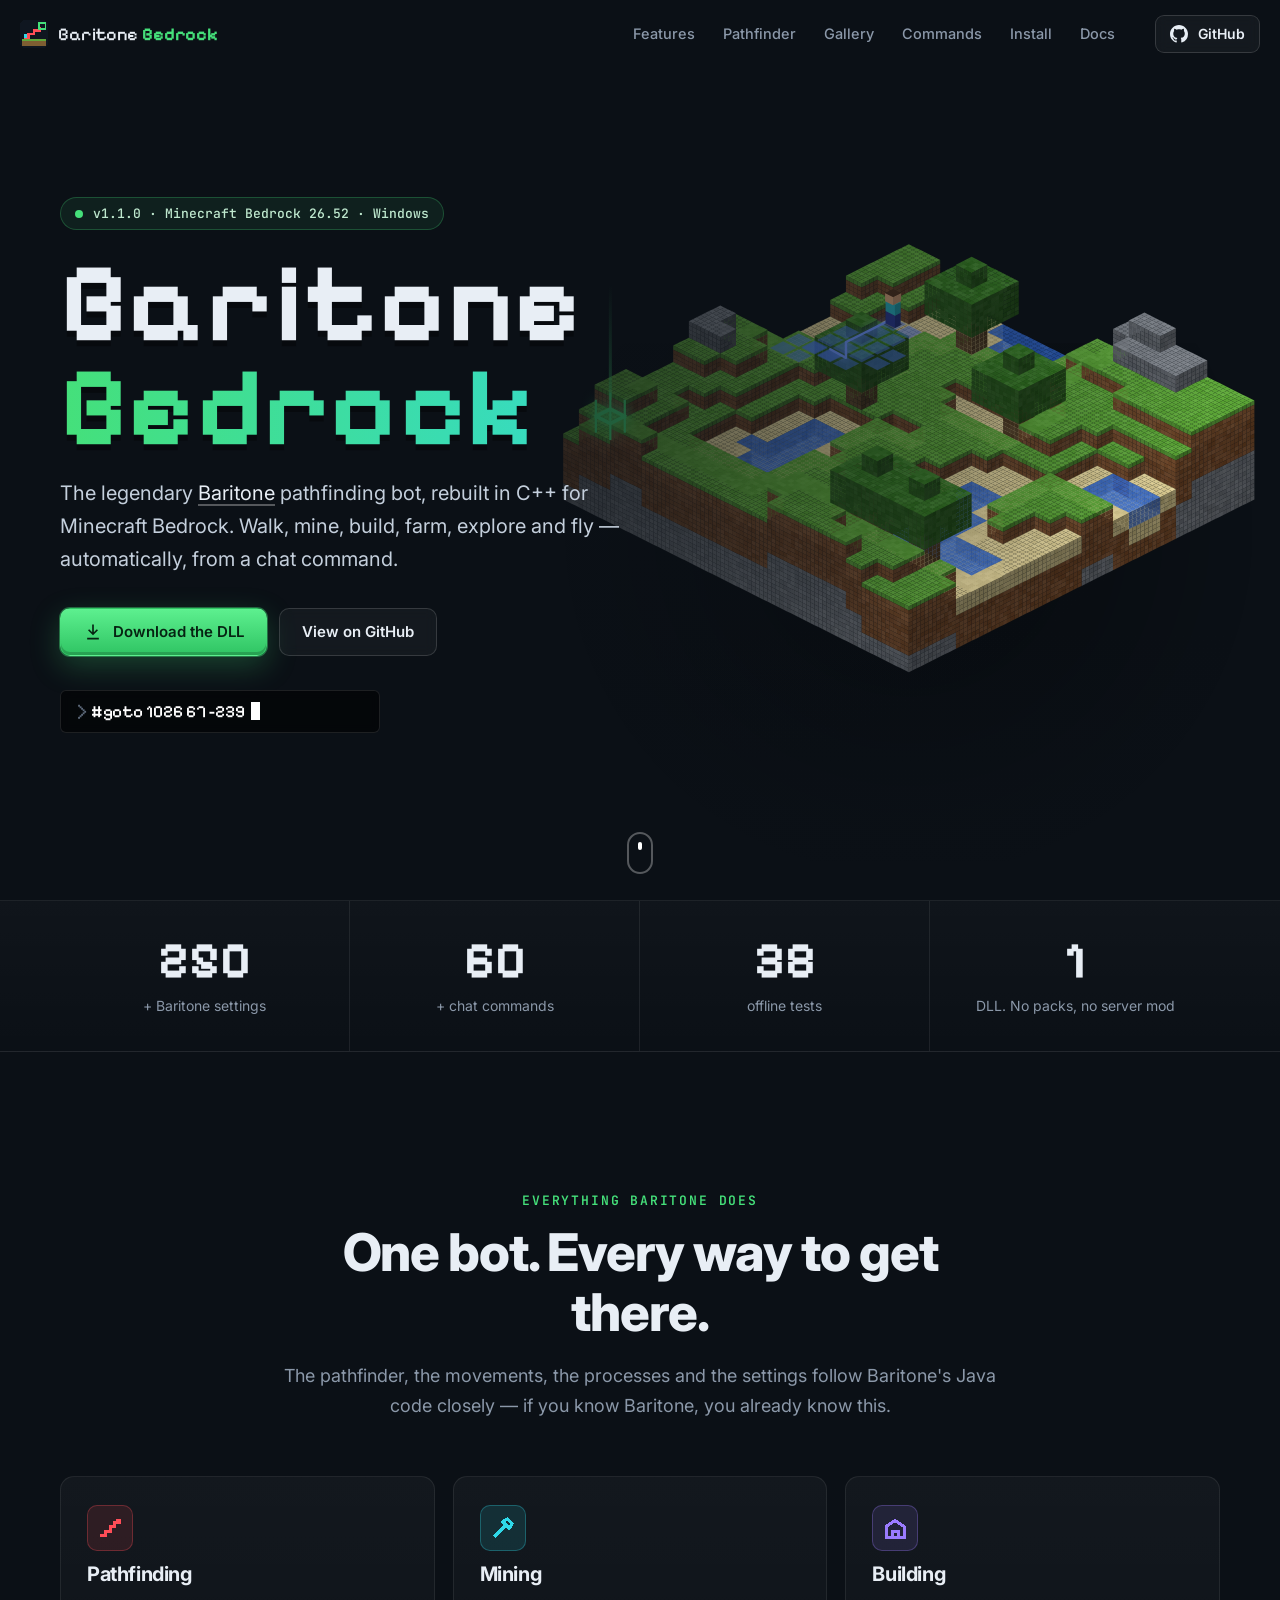
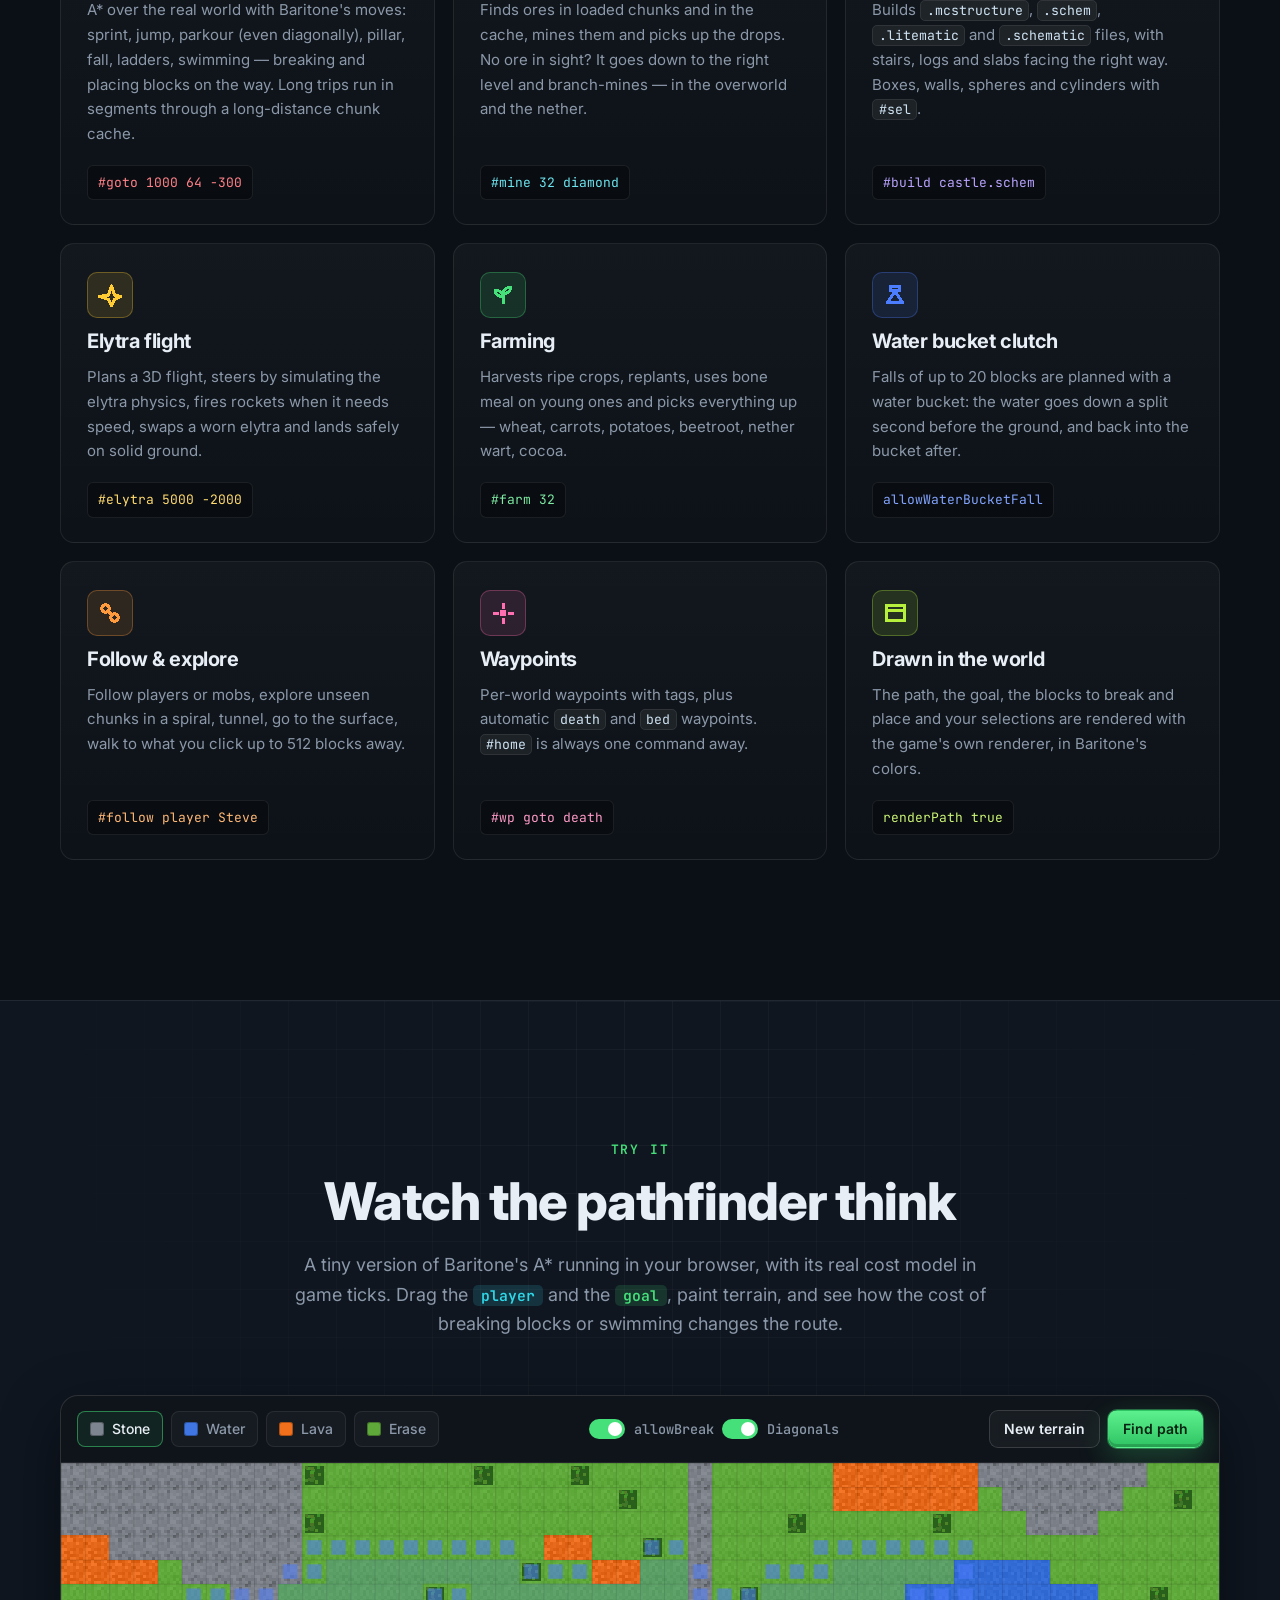
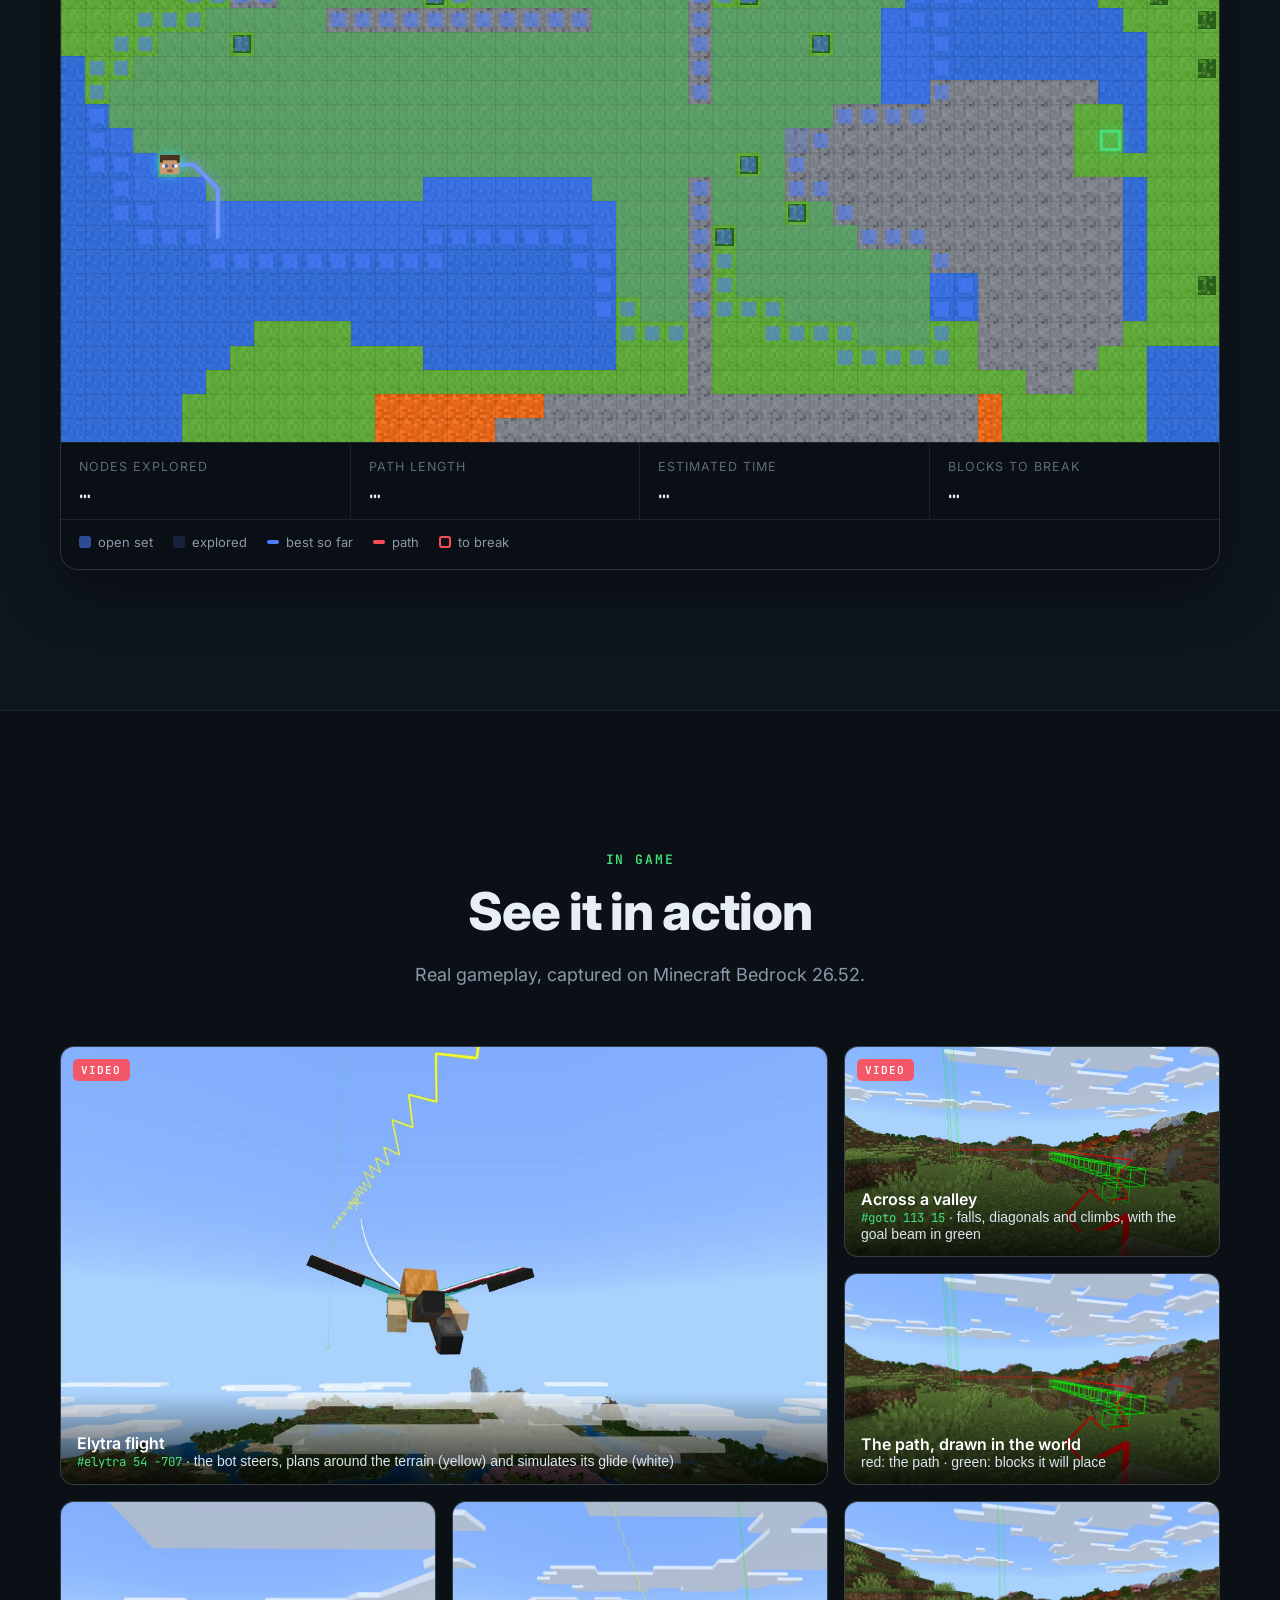
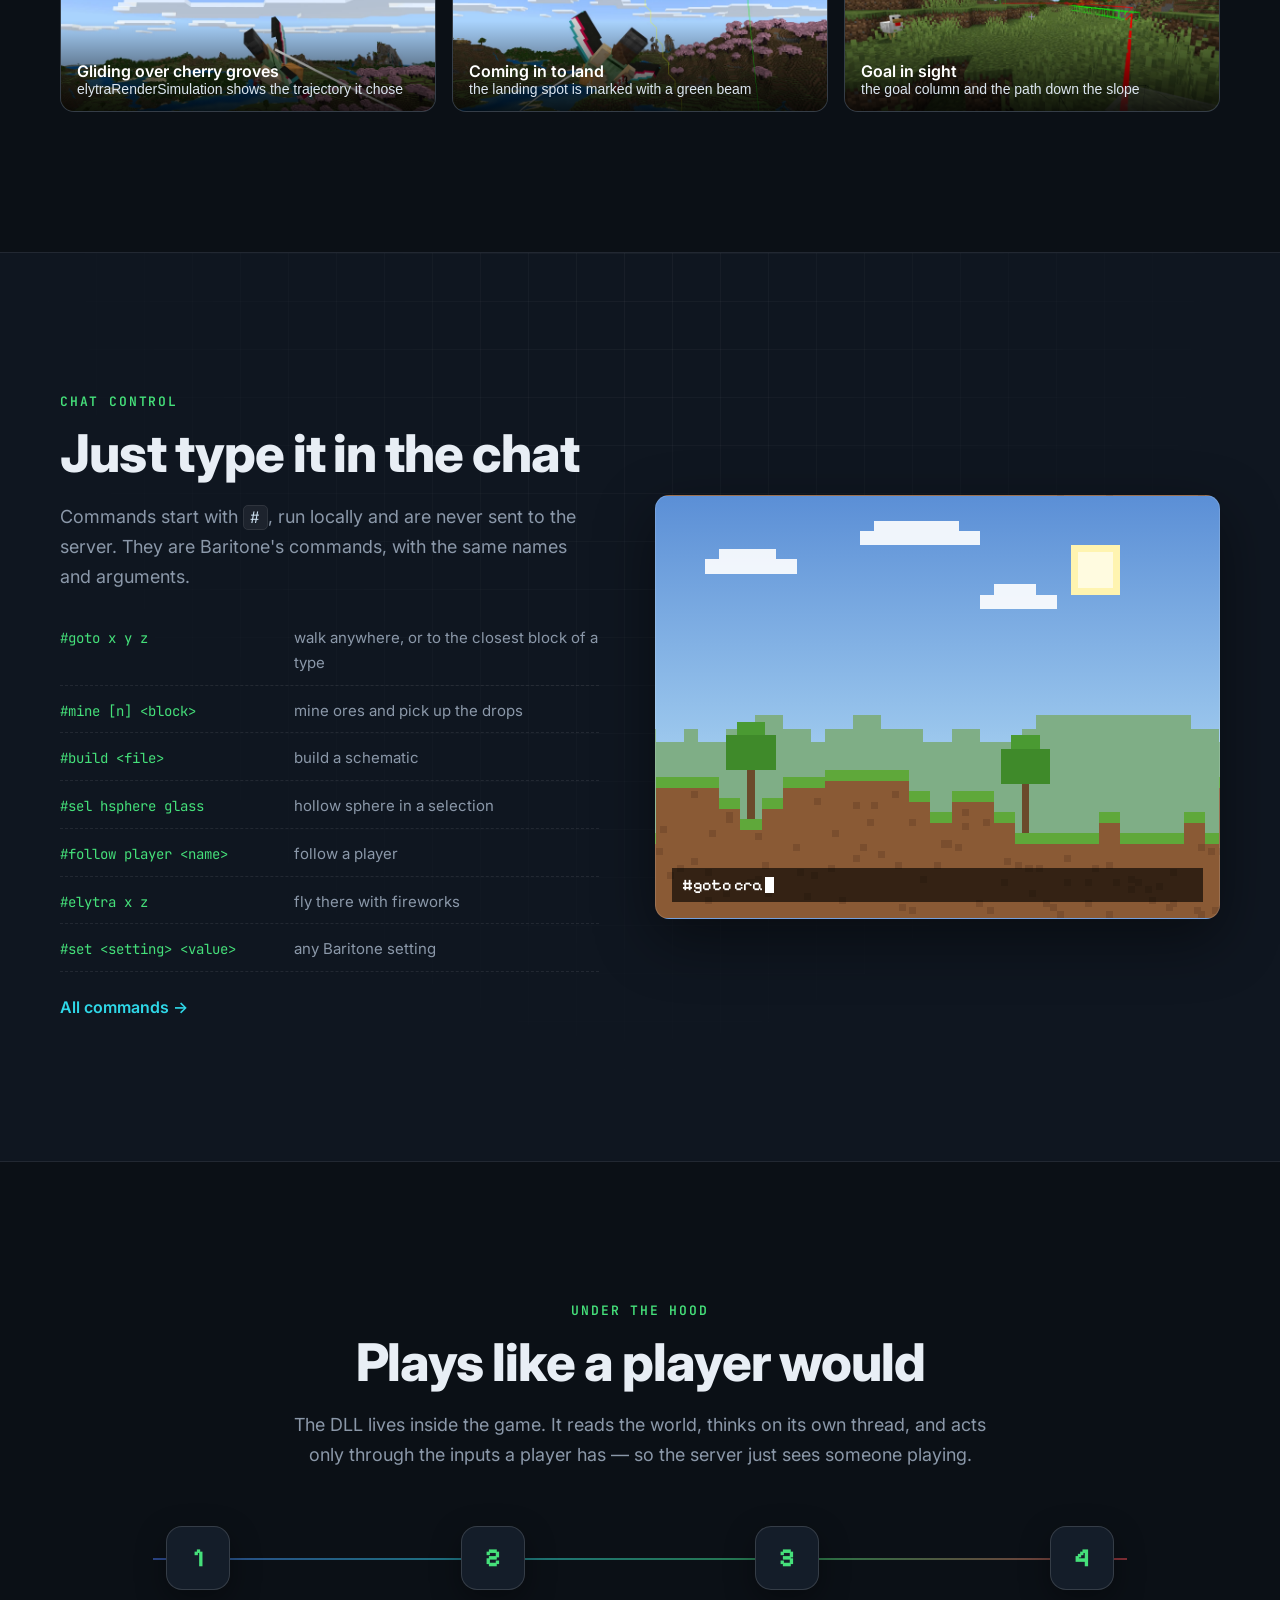
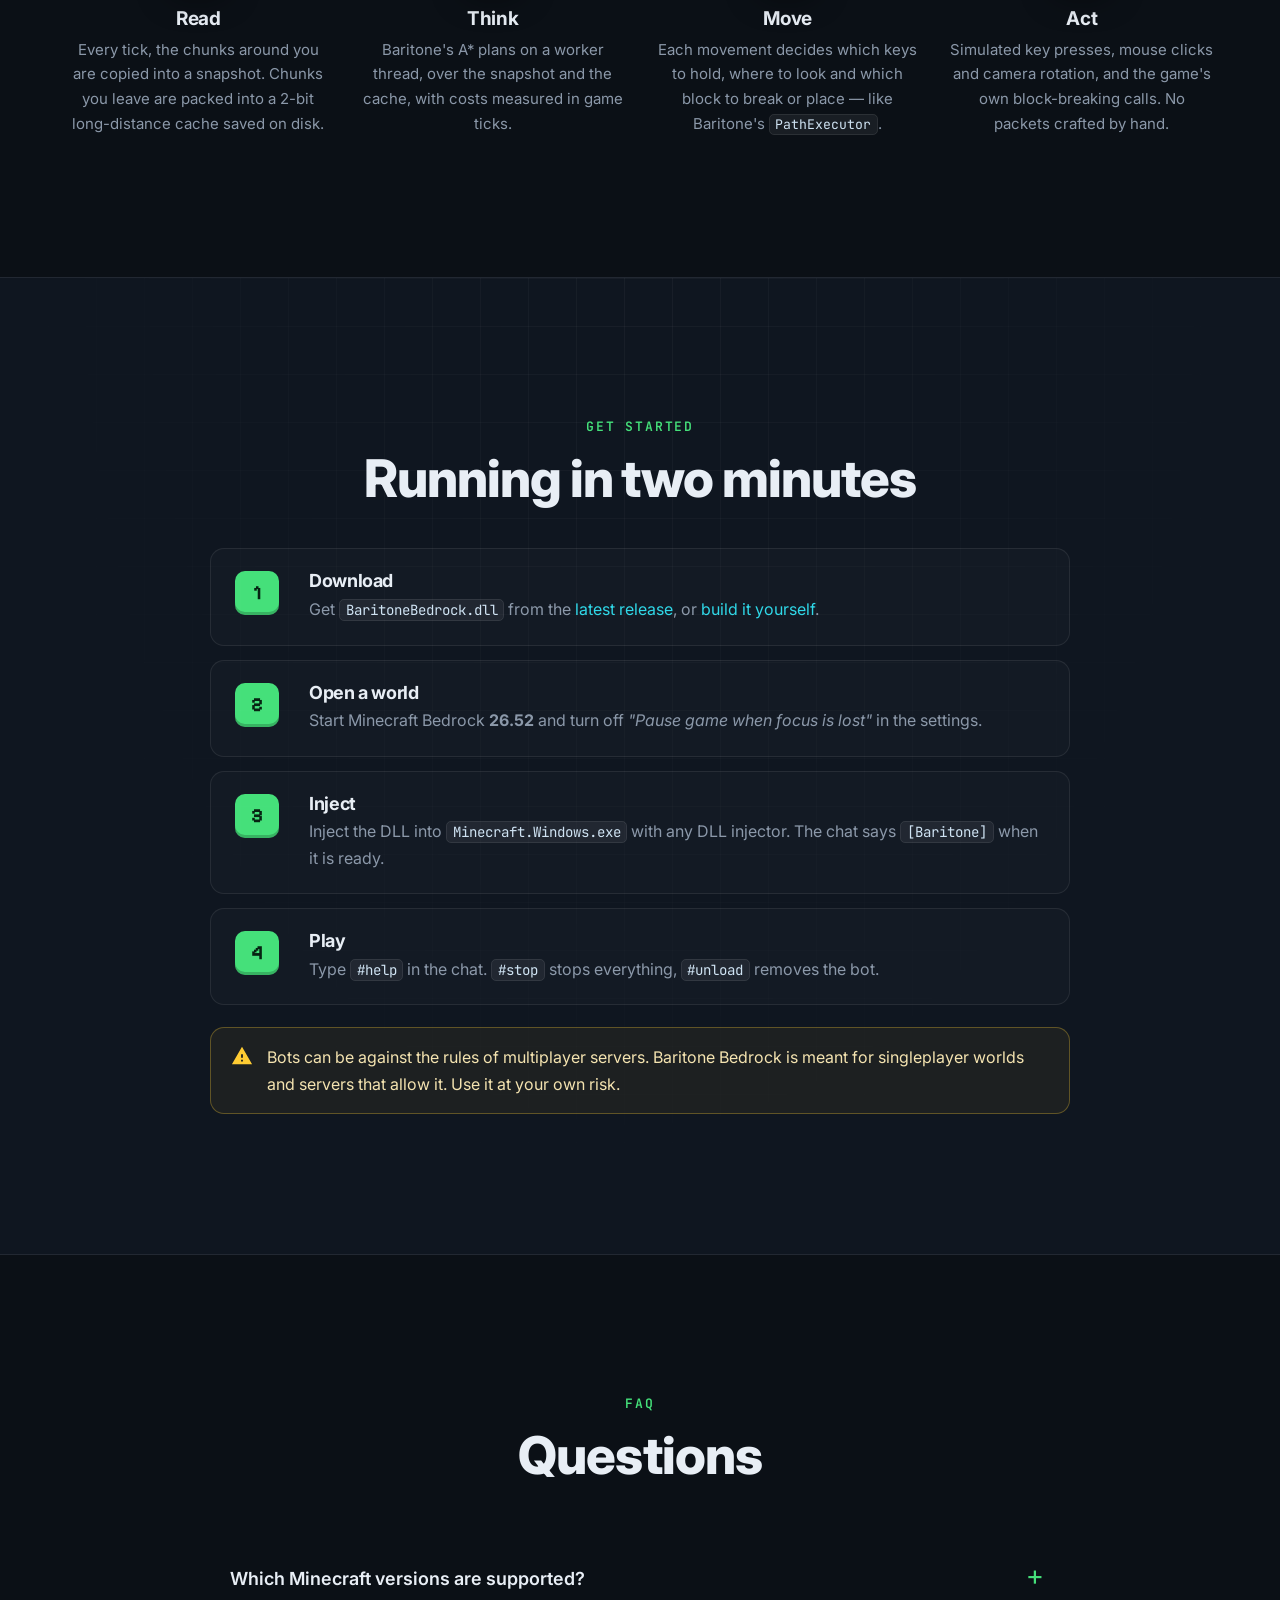
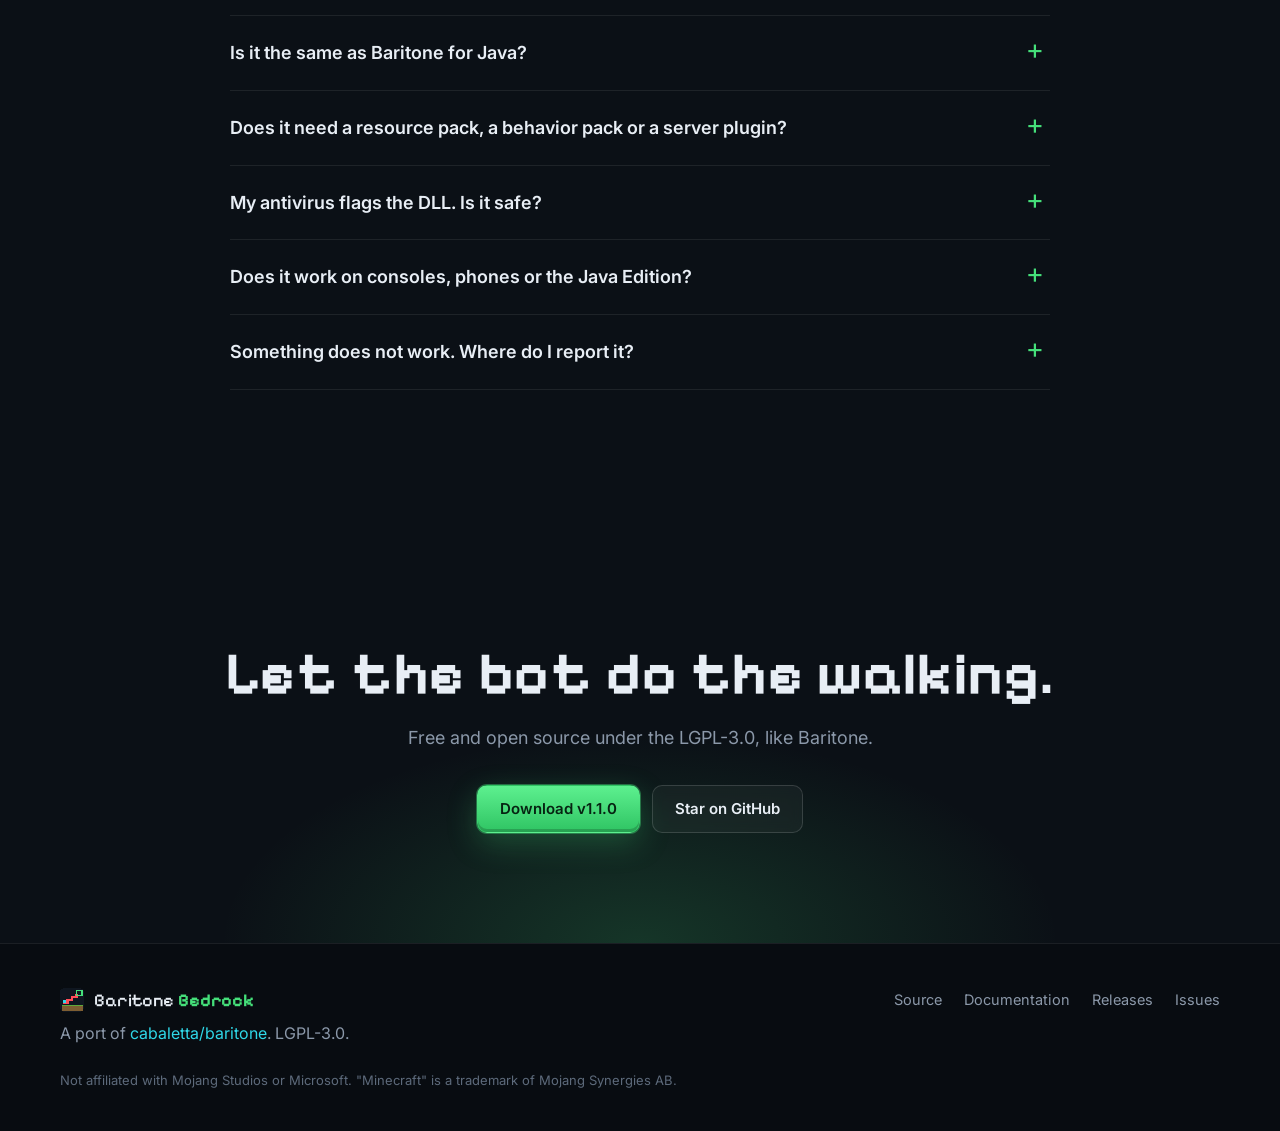
<file: index.html>
<!doctype html>
<html lang="en">
<head>
  <meta charset="utf-8">
  <meta name="viewport" content="width=device-width, initial-scale=1">
  <title>Baritone Bedrock — the Baritone pathfinding bot for Minecraft Bedrock</title>
  <meta name="description" content="Baritone Bedrock is the Baritone pathfinding bot ported to Minecraft Bedrock Edition for Windows. Walk, mine, build, farm, explore and fly with an elytra, automatically, from chat commands.">
  <meta name="theme-color" content="#0b1016">
  <link rel="icon" href="assets/img/favicon.svg" type="image/svg+xml">

  <meta property="og:type" content="website">
  <meta property="og:title" content="Baritone Bedrock">
  <meta property="og:description" content="The Baritone pathfinding bot, ported to Minecraft Bedrock for Windows. One DLL, every Baritone command.">
  <meta property="og:image" content="https://miked06.github.io/bartione-bedrock-website/assets/img/og.png">
  <meta name="twitter:card" content="summary_large_image">

  <link rel="preconnect" href="https://fonts.googleapis.com">
  <link rel="preconnect" href="https://fonts.gstatic.com" crossorigin>
  <link href="https://fonts.googleapis.com/css2?family=Inter:wght@400;500;600;700;800&family=JetBrains+Mono:wght@400;600&family=Pixelify+Sans:wght@500;700&display=swap" rel="stylesheet">
  <link rel="stylesheet" href="assets/css/style.css">
</head>
<body>
  <a class="skip" href="#main">Skip to content</a>

  <header class="nav" id="nav">
    <div class="nav__inner">
      <a class="brand" href="#top" aria-label="Baritone Bedrock home">
        <img src="assets/img/favicon.svg" alt="" width="28" height="28">
        <span>Baritone <b>Bedrock</b></span>
      </a>
      <nav class="nav__links" aria-label="Main">
        <a href="#features">Features</a>
        <a href="#demo">Pathfinder</a>
        <a href="#gallery">Gallery</a>
        <a href="#commands">Commands</a>
        <a href="#install">Install</a>
        <a href="https://github.com/miked06/baritone-bedrock/tree/main/docs">Docs</a>
      </nav>
      <a class="btn btn--ghost btn--sm nav__gh" href="https://github.com/miked06/baritone-bedrock">
        <svg viewBox="0 0 16 16" width="18" height="18" aria-hidden="true"><path fill="currentColor" d="M8 0C3.58 0 0 3.58 0 8c0 3.54 2.29 6.53 5.47 7.59.4.07.55-.17.55-.38 0-.19-.01-.82-.01-1.49-2.01.37-2.53-.49-2.69-.94-.09-.23-.48-.94-.82-1.13-.28-.15-.68-.52-.01-.53.63-.01 1.08.58 1.23.82.72 1.21 1.87.87 2.33.66.07-.52.28-.87.51-1.07-1.78-.2-3.64-.89-3.64-3.95 0-.87.31-1.59.82-2.15-.08-.2-.36-1.02.08-2.12 0 0 .67-.21 2.2.82.64-.18 1.32-.27 2-.27.68 0 1.36.09 2 .27 1.53-1.04 2.2-.82 2.2-.82.44 1.1.16 1.92.08 2.12.51.56.82 1.27.82 2.15 0 3.07-1.87 3.75-3.65 3.95.29.25.54.73.54 1.48 0 1.07-.01 1.93-.01 2.2 0 .21.15.46.55.38A8.013 8.013 0 0016 8c0-4.42-3.58-8-8-8z"/></svg>
        <span>GitHub</span>
      </a>
      <button class="nav__toggle" aria-label="Open menu" aria-expanded="false"><span></span><span></span></button>
    </div>
  </header>

  <main id="main">
    <!-- ============================== HERO ============================== -->
    <section class="hero" id="top">
      <canvas class="hero__canvas" id="hero-canvas" aria-hidden="true"></canvas>
      <div class="hero__fade"></div>
      <div class="hero__content">
        <p class="eyebrow reveal"><span class="dot"></span> v1.1.0 · Minecraft Bedrock 26.52 · Windows</p>
        <h1 class="hero__title reveal">
          <span class="pixel">Baritone</span>
          <span class="pixel hero__title-accent">Bedrock</span>
        </h1>
        <p class="hero__lead reveal">
          The legendary <a href="https://github.com/cabaletta/baritone">Baritone</a> pathfinding bot, rebuilt in C++ for Minecraft Bedrock.
          Walk, mine, build, farm, explore and fly — automatically, from a chat command.
        </p>
        <div class="hero__cta reveal">
          <a class="btn btn--primary" href="https://github.com/miked06/baritone-bedrock/releases/latest/download/BaritoneBedrock.dll">
            <svg viewBox="0 0 24 24" width="20" height="20" aria-hidden="true"><path fill="currentColor" d="M11 3h2v9.17l3.59-3.58L18 10l-6 6-6-6 1.41-1.41L11 12.17V3zM5 19h14v2H5z"/></svg>
            Download the DLL
          </a>
          <a class="btn btn--ghost" href="https://github.com/miked06/baritone-bedrock">View on GitHub</a>
        </div>
        <div class="hero__chat reveal" aria-label="Example command">
          <span class="chat-prefix">&gt;</span> <span class="typed" id="hero-typed">#goto diamond_ore</span><span class="caret"></span>
        </div>
      </div>
      <a class="hero__scroll" href="#stats" aria-label="Scroll down"><span></span></a>
    </section>

    <!-- ============================== STATS ============================== -->
    <section class="stats" id="stats">
      <div class="container stats__grid">
        <div class="stat reveal"><b data-count="250">0</b><span>+ Baritone settings</span></div>
        <div class="stat reveal"><b data-count="60">0</b><span>+ chat commands</span></div>
        <div class="stat reveal"><b data-count="38">0</b><span>offline tests</span></div>
        <div class="stat reveal"><b data-count="1">0</b><span>DLL. No packs, no server mod</span></div>
      </div>
    </section>

    <!-- ============================== FEATURES ============================== -->
    <section class="section" id="features">
      <div class="container">
        <header class="section__head reveal">
          <p class="kicker">Everything Baritone does</p>
          <h2>One bot. Every way to get there.</h2>
          <p class="section__lead">The pathfinder, the movements, the processes and the settings follow Baritone's Java code closely — if you know Baritone, you already know this.</p>
        </header>

        <div class="features">
          <article class="card reveal" style="--accent: var(--red)">
            <div class="card__icon"><svg viewBox="0 0 16 16" aria-hidden="true"><path d="M2 13h3v-3h3V7h3V4h3" fill="none" stroke="currentColor" stroke-width="2" stroke-linecap="square"/><rect x="12" y="2" width="3" height="3" fill="currentColor"/></svg></div>
            <h3>Pathfinding</h3>
            <p>A* over the real world with Baritone's moves: sprint, jump, parkour (even diagonally), pillar, fall, ladders, swimming — breaking and placing blocks on the way. Long trips run in segments through a long-distance chunk cache.</p>
            <code>#goto 1000 64 -300</code>
          </article>
          <article class="card reveal" style="--accent: var(--cyan)">
            <div class="card__icon"><svg viewBox="0 0 16 16" aria-hidden="true"><path d="M3 13l6-6M8 4l4 4M9 3l2-1 3 3-1 2" fill="none" stroke="currentColor" stroke-width="2" stroke-linecap="square"/></svg></div>
            <h3>Mining</h3>
            <p>Finds ores in loaded chunks and in the cache, mines them and picks up the drops. No ore in sight? It goes down to the right level and branch-mines — in the overworld and the nether.</p>
            <code>#mine 32 diamond</code>
          </article>
          <article class="card reveal" style="--accent: var(--violet)">
            <div class="card__icon"><svg viewBox="0 0 16 16" aria-hidden="true"><path d="M2 14V7l6-4 6 4v7H2zM6 14v-4h4v4" fill="none" stroke="currentColor" stroke-width="2" stroke-linejoin="miter"/></svg></div>
            <h3>Building</h3>
            <p>Builds <code class="inline">.mcstructure</code>, <code class="inline">.schem</code>, <code class="inline">.litematic</code> and <code class="inline">.schematic</code> files, with stairs, logs and slabs facing the right way. Boxes, walls, spheres and cylinders with <code class="inline">#sel</code>.</p>
            <code>#build castle.schem</code>
          </article>
          <article class="card reveal" style="--accent: var(--gold)">
            <div class="card__icon"><svg viewBox="0 0 16 16" aria-hidden="true"><path d="M1 9l6-1 2-6 2 6 4 1-4 2-2 4-2-4z" fill="none" stroke="currentColor" stroke-width="2" stroke-linejoin="round"/></svg></div>
            <h3>Elytra flight</h3>
            <p>Plans a 3D flight, steers by simulating the elytra physics, fires rockets when it needs speed, swaps a worn elytra and lands safely on solid ground.</p>
            <code>#elytra 5000 -2000</code>
          </article>
          <article class="card reveal" style="--accent: var(--green)">
            <div class="card__icon"><svg viewBox="0 0 16 16" aria-hidden="true"><path d="M8 14V6M8 9C8 6 5 5 3 5c0 3 2 4 5 4zM8 7c0-3 3-4 5-4 0 3-2 4-5 4z" fill="none" stroke="currentColor" stroke-width="2"/></svg></div>
            <h3>Farming</h3>
            <p>Harvests ripe crops, replants, uses bone meal on young ones and picks everything up — wheat, carrots, potatoes, beetroot, nether wart, cocoa.</p>
            <code>#farm 32</code>
          </article>
          <article class="card reveal" style="--accent: var(--blue)">
            <div class="card__icon"><svg viewBox="0 0 16 16" aria-hidden="true"><path d="M5 2h6v3H9v2l4 6H3l4-6V5H5z" fill="none" stroke="currentColor" stroke-width="2" stroke-linejoin="round"/></svg></div>
            <h3>Water bucket clutch</h3>
            <p>Falls of up to 20 blocks are planned with a water bucket: the water goes down a split second before the ground, and back into the bucket after.</p>
            <code>allowWaterBucketFall</code>
          </article>
          <article class="card reveal" style="--accent: var(--orange)">
            <div class="card__icon"><svg viewBox="0 0 16 16" aria-hidden="true"><circle cx="5" cy="5" r="2.5" fill="none" stroke="currentColor" stroke-width="2"/><circle cx="11" cy="11" r="2.5" fill="none" stroke="currentColor" stroke-width="2"/><path d="M7 7l2 2" stroke="currentColor" stroke-width="2"/></svg></div>
            <h3>Follow &amp; explore</h3>
            <p>Follow players or mobs, explore unseen chunks in a spiral, tunnel, go to the surface, walk to what you click up to 512 blocks away.</p>
            <code>#follow player Steve</code>
          </article>
          <article class="card reveal" style="--accent: var(--pink)">
            <div class="card__icon"><svg viewBox="0 0 16 16" aria-hidden="true"><path d="M8 1v4M8 11v4M1 8h4M11 8h4" stroke="currentColor" stroke-width="2"/><rect x="6" y="6" width="4" height="4" fill="currentColor"/></svg></div>
            <h3>Waypoints</h3>
            <p>Per-world waypoints with tags, plus automatic <code class="inline">death</code> and <code class="inline">bed</code> waypoints. <code class="inline">#home</code> is always one command away.</p>
            <code>#wp goto death</code>
          </article>
          <article class="card reveal" style="--accent: var(--lime)">
            <div class="card__icon"><svg viewBox="0 0 16 16" aria-hidden="true"><path d="M2 3h12v10H2zM2 6h12" fill="none" stroke="currentColor" stroke-width="2"/></svg></div>
            <h3>Drawn in the world</h3>
            <p>The path, the goal, the blocks to break and place and your selections are rendered with the game's own renderer, in Baritone's colors.</p>
            <code>renderPath true</code>
          </article>
        </div>
      </div>
    </section>

    <!-- ============================== PATHFINDER DEMO ============================== -->
    <section class="section section--alt" id="demo">
      <div class="container">
        <header class="section__head reveal">
          <p class="kicker">Try it</p>
          <h2>Watch the pathfinder think</h2>
          <p class="section__lead">A tiny version of Baritone's A* running in your browser, with its real cost model in game ticks. Drag the <span class="tag tag--steve">player</span> and the <span class="tag tag--goal">goal</span>, paint terrain, and see how the cost of breaking blocks or swimming changes the route.</p>
        </header>

        <div class="demo reveal">
          <div class="demo__toolbar" role="toolbar" aria-label="Pathfinder tools">
            <div class="demo__group" role="radiogroup" aria-label="Brush">
              <button class="tool is-active" data-brush="stone" aria-pressed="true"><i class="sw sw--stone"></i>Stone</button>
              <button class="tool" data-brush="water" aria-pressed="false"><i class="sw sw--water"></i>Water</button>
              <button class="tool" data-brush="lava" aria-pressed="false"><i class="sw sw--lava"></i>Lava</button>
              <button class="tool" data-brush="grass" aria-pressed="false"><i class="sw sw--grass"></i>Erase</button>
            </div>
            <div class="demo__group">
              <label class="switch"><input type="checkbox" id="opt-break" checked><span></span>allowBreak</label>
              <label class="switch"><input type="checkbox" id="opt-diag" checked><span></span>Diagonals</label>
            </div>
            <div class="demo__group">
              <button class="btn btn--sm btn--ghost" id="demo-random">New terrain</button>
              <button class="btn btn--sm btn--primary" id="demo-run">Find path</button>
            </div>
          </div>
          <div class="demo__stage">
            <canvas id="demo-canvas" aria-label="Pathfinding grid. Drag the player and the goal, paint terrain with the brush."></canvas>
          </div>
          <div class="demo__stats" aria-live="polite">
            <div><span>Nodes explored</span><b id="st-nodes">—</b></div>
            <div><span>Path length</span><b id="st-length">—</b></div>
            <div><span>Estimated time</span><b id="st-time">—</b></div>
            <div><span>Blocks to break</span><b id="st-break">—</b></div>
          </div>
          <p class="demo__legend">
            <span><i class="lg lg--open"></i>open set</span>
            <span><i class="lg lg--closed"></i>explored</span>
            <span><i class="lg lg--best"></i>best so far</span>
            <span><i class="lg lg--path"></i>path</span>
            <span><i class="lg lg--break"></i>to break</span>
          </p>
        </div>
      </div>
    </section>

    <!-- ============================== GALLERY ============================== -->
    <section class="section" id="gallery">
      <div class="container">
        <header class="section__head reveal">
          <p class="kicker">In game</p>
          <h2>See it in action</h2>
          <p class="section__lead">Real gameplay, captured on Minecraft Bedrock 26.52.</p>
        </header>
        <div class="gallery" id="gallery-grid">
          <!-- filled by assets/js/main.js from the MEDIA list -->
        </div>
      </div>
    </section>

    <!-- ============================== COMMANDS ============================== -->
    <section class="section section--alt" id="commands">
      <div class="container commands">
        <div class="commands__text reveal">
          <p class="kicker">Chat control</p>
          <h2>Just type it in the chat</h2>
          <p class="section__lead">Commands start with <code class="inline">#</code>, run locally and are never sent to the server. They are Baritone's commands, with the same names and arguments.</p>
          <ul class="cmdlist">
            <li><code>#goto x y z</code><span>walk anywhere, or to the closest block of a type</span></li>
            <li><code>#mine [n] &lt;block&gt;</code><span>mine ores and pick up the drops</span></li>
            <li><code>#build &lt;file&gt;</code><span>build a schematic</span></li>
            <li><code>#sel hsphere glass</code><span>hollow sphere in a selection</span></li>
            <li><code>#follow player &lt;name&gt;</code><span>follow a player</span></li>
            <li><code>#elytra x z</code><span>fly there with fireworks</span></li>
            <li><code>#set &lt;setting&gt; &lt;value&gt;</code><span>any Baritone setting</span></li>
          </ul>
          <a class="link-arrow" href="https://github.com/miked06/baritone-bedrock/blob/main/docs/COMMANDS.md">All commands</a>
        </div>
        <div class="mc-chat reveal" aria-hidden="true">
          <div class="mc-chat__log" id="chat-log"></div>
          <div class="mc-chat__input"><span id="chat-input"></span><span class="caret"></span></div>
        </div>
      </div>
    </section>

    <!-- ============================== HOW IT WORKS ============================== -->
    <section class="section" id="how">
      <div class="container">
        <header class="section__head reveal">
          <p class="kicker">Under the hood</p>
          <h2>Plays like a player would</h2>
          <p class="section__lead">The DLL lives inside the game. It reads the world, thinks on its own thread, and acts only through the inputs a player has — so the server just sees someone playing.</p>
        </header>
        <ol class="pipeline">
          <li class="reveal"><b>1</b><h3>Read</h3><p>Every tick, the chunks around you are copied into a snapshot. Chunks you leave are packed into a 2-bit long-distance cache saved on disk.</p></li>
          <li class="reveal"><b>2</b><h3>Think</h3><p>Baritone's A* plans on a worker thread, over the snapshot and the cache, with costs measured in game ticks.</p></li>
          <li class="reveal"><b>3</b><h3>Move</h3><p>Each movement decides which keys to hold, where to look and which block to break or place — like Baritone's <code class="inline">PathExecutor</code>.</p></li>
          <li class="reveal"><b>4</b><h3>Act</h3><p>Simulated key presses, mouse clicks and camera rotation, and the game's own block-breaking calls. No packets crafted by hand.</p></li>
        </ol>
      </div>
    </section>

    <!-- ============================== INSTALL ============================== -->
    <section class="section section--alt" id="install">
      <div class="container install">
        <header class="section__head reveal">
          <p class="kicker">Get started</p>
          <h2>Running in two minutes</h2>
        </header>
        <ol class="steps">
          <li class="step reveal">
            <span class="step__n">1</span>
            <div>
              <h3>Download</h3>
              <p>Get <code class="inline">BaritoneBedrock.dll</code> from the <a href="https://github.com/miked06/baritone-bedrock/releases/latest">latest release</a>, or <a href="https://github.com/miked06/baritone-bedrock/blob/main/docs/BUILDING.md">build it yourself</a>.</p>
            </div>
          </li>
          <li class="step reveal">
            <span class="step__n">2</span>
            <div>
              <h3>Open a world</h3>
              <p>Start Minecraft Bedrock <b>26.52</b> and turn off <i>"Pause game when focus is lost"</i> in the settings.</p>
            </div>
          </li>
          <li class="step reveal">
            <span class="step__n">3</span>
            <div>
              <h3>Inject</h3>
              <p>Inject the DLL into <code class="inline">Minecraft.Windows.exe</code> with any DLL injector. The chat says <code class="inline">[Baritone]</code> when it is ready.</p>
            </div>
          </li>
          <li class="step reveal">
            <span class="step__n">4</span>
            <div>
              <h3>Play</h3>
              <p>Type <code class="inline">#help</code> in the chat. <code class="inline">#stop</code> stops everything, <code class="inline">#unload</code> removes the bot.</p>
            </div>
          </li>
        </ol>
        <div class="callout reveal">
          <svg viewBox="0 0 24 24" width="22" height="22" aria-hidden="true"><path fill="currentColor" d="M1 21h22L12 2 1 21zm12-3h-2v-2h2v2zm0-4h-2v-4h2v4z"/></svg>
          <p>Bots can be against the rules of multiplayer servers. Baritone Bedrock is meant for singleplayer worlds and servers that allow it. Use it at your own risk.</p>
        </div>
      </div>
    </section>

    <!-- ============================== FAQ ============================== -->
    <section class="section" id="faq">
      <div class="container faq">
        <header class="section__head reveal">
          <p class="kicker">FAQ</p>
          <h2>Questions</h2>
        </header>
        <details class="reveal">
          <summary>Which Minecraft versions are supported?</summary>
          <p>Minecraft Bedrock <b>26.52</b> for Windows (package 1.26.5203.0). The DLL reads the game's memory directly, so each game update needs updated signatures and offsets — the <a href="https://github.com/miked06/baritone-bedrock/blob/main/docs/DEVELOPMENT.md#updating-to-a-new-game-version">development guide</a> explains how, and contributions are very welcome.</p>
        </details>
        <details class="reveal">
          <summary>Is it the same as Baritone for Java?</summary>
          <p>It is a port of Baritone's Java code: same commands, same settings, same algorithms and costs. A few things work differently on Bedrock (for example the elytra cannot predict terrain from the world seed) — they are all listed in <a href="https://github.com/miked06/baritone-bedrock/blob/main/docs/PARITY.md">PARITY.md</a>.</p>
        </details>
        <details class="reveal">
          <summary>Does it need a resource pack, a behavior pack or a server plugin?</summary>
          <p>No. It is a single DLL injected into the game. It works in singleplayer and, as a client-side bot, on servers.</p>
        </details>
        <details class="reveal">
          <summary>My antivirus flags the DLL. Is it safe?</summary>
          <p>DLL injectors and injected DLLs are often flagged because of how they work. The code is open source: you can read it and <a href="https://github.com/miked06/baritone-bedrock/blob/main/docs/BUILDING.md">build the DLL yourself</a> with Visual Studio.</p>
        </details>
        <details class="reveal">
          <summary>Does it work on consoles, phones or the Java Edition?</summary>
          <p>Only Minecraft Bedrock for Windows (x64). For Java Edition, use the original <a href="https://github.com/cabaletta/baritone">Baritone</a>.</p>
        </details>
        <details class="reveal">
          <summary>Something does not work. Where do I report it?</summary>
          <p>Check the <a href="https://github.com/miked06/baritone-bedrock/blob/main/docs/TROUBLESHOOTING.md">troubleshooting guide</a>, then <a href="https://github.com/miked06/baritone-bedrock/issues/new/choose">open an issue</a> with your <code class="inline">log.txt</code>.</p>
        </details>
      </div>
    </section>

    <!-- ============================== CTA ============================== -->
    <section class="cta">
      <div class="container cta__inner reveal">
        <h2 class="pixel">Let the bot do the walking.</h2>
        <p>Free and open source under the LGPL-3.0, like Baritone.</p>
        <div class="hero__cta">
          <a class="btn btn--primary" href="https://github.com/miked06/baritone-bedrock/releases/latest">Download v1.1.0</a>
          <a class="btn btn--ghost" href="https://github.com/miked06/baritone-bedrock">Star on GitHub</a>
        </div>
      </div>
    </section>
  </main>

  <footer class="footer">
    <div class="container footer__inner">
      <div>
        <a class="brand" href="#top"><img src="assets/img/favicon.svg" alt="" width="24" height="24"><span>Baritone <b>Bedrock</b></span></a>
        <p class="muted">A port of <a href="https://github.com/cabaletta/baritone">cabaletta/baritone</a>. LGPL-3.0.</p>
      </div>
      <nav aria-label="Footer">
        <a href="https://github.com/miked06/baritone-bedrock">Source</a>
        <a href="https://github.com/miked06/baritone-bedrock/tree/main/docs">Documentation</a>
        <a href="https://github.com/miked06/baritone-bedrock/releases">Releases</a>
        <a href="https://github.com/miked06/baritone-bedrock/issues">Issues</a>
      </nav>
      <p class="footer__legal muted">Not affiliated with Mojang Studios or Microsoft. "Minecraft" is a trademark of Mojang Synergies AB.</p>
    </div>
  </footer>

  <div class="lightbox" id="lightbox" hidden>
    <button class="lightbox__close" aria-label="Close">×</button>
    <div class="lightbox__body"></div>
  </div>

  <script src="assets/js/hero.js" defer></script>
  <script src="assets/js/pathfinder.js" defer></script>
  <script src="assets/js/media.js" defer></script>
  <script src="assets/js/main.js" defer></script>
</body>
</html>
</file>
<file: assets/css/style.css>
/* Baritone Bedrock website. Plain CSS, no build step (GitHub Pages). */

:root {
  --bg: #0b1016;
  --bg-2: #0f1620;
  --bg-3: #141d29;
  --line: rgba(255, 255, 255, 0.08);
  --line-2: rgba(255, 255, 255, 0.14);
  --text: #e8eef5;
  --muted: #8b98a9;
  --dim: #5d6a7b;

  /* Baritone's render colors */
  --red: #ff4d57;     /* colorCurrentPath */
  --green: #45e07a;   /* colorGoalBox */
  --blue: #4d7dff;    /* colorBestPathSoFar */
  --cyan: #2fd8e8;    /* colorSelection */
  --magenta: #e04dff; /* colorNextPath */
  --gold: #ffcc33;
  --violet: #9b7bff;
  --orange: #ff9b3d;
  --pink: #ff6fb1;
  --lime: #b6f03c;

  --grass: #5fa83a;
  --grass-dark: #3f7a24;
  --dirt: #8a5a35;

  --radius: 14px;
  --radius-sm: 8px;
  --shadow: 0 20px 60px rgba(0, 0, 0, 0.45);
  --container: 1160px;
  --ease: cubic-bezier(0.2, 0.8, 0.2, 1);

  --font: "Inter", system-ui, -apple-system, "Segoe UI", sans-serif;
  --pixel: "Pixelify Sans", "Inter", system-ui, sans-serif;
  --mono: "JetBrains Mono", ui-monospace, "Cascadia Code", Consolas, monospace;
}

*, *::before, *::after { box-sizing: border-box; }
html { scroll-behavior: smooth; -webkit-text-size-adjust: 100%; }
body {
  margin: 0;
  background: var(--bg);
  color: var(--text);
  font: 400 16px/1.65 var(--font);
  -webkit-font-smoothing: antialiased;
  overflow-x: hidden;
}
img, video, canvas { display: block; max-width: 100%; }
a { color: var(--cyan); text-decoration: none; }
a:hover { text-decoration: underline; text-underline-offset: 3px; }
h1, h2, h3 { line-height: 1.15; margin: 0; letter-spacing: -0.02em; }
p { margin: 0; }
code, .inline { font-family: var(--mono); font-size: 0.88em; }
code.inline {
  background: rgba(255, 255, 255, 0.06);
  border: 1px solid var(--line);
  padding: 0.08em 0.4em;
  border-radius: 5px;
  color: #cfe3f3;
}
::selection { background: rgba(69, 224, 122, 0.35); }
.pixel { font-family: var(--pixel); font-weight: 700; letter-spacing: 0.01em; }
.muted { color: var(--muted); }
.container { width: min(var(--container), calc(100% - 40px)); margin-inline: auto; }

.skip { position: absolute; left: -999px; top: 0; z-index: 100; background: var(--green); color: #04110a; padding: 8px 14px; }
.skip:focus { left: 12px; top: 12px; }

:focus-visible { outline: 2px solid var(--green); outline-offset: 3px; border-radius: 4px; }

/* ------------------------------------------------------------------ buttons */
.btn {
  --h: 48px;
  display: inline-flex; align-items: center; gap: 10px;
  height: var(--h); padding: 0 22px;
  border-radius: 10px; border: 1px solid transparent;
  font: 600 15px/1 var(--font); color: var(--text);
  cursor: pointer; text-decoration: none !important;
  transition: transform 0.2s var(--ease), background 0.2s, border-color 0.2s, box-shadow 0.2s;
  white-space: nowrap;
}
.btn:active { transform: translateY(1px) scale(0.98); }
.btn--sm { --h: 38px; padding: 0 14px; font-size: 14px; border-radius: 9px; }
.btn--primary {
  background: linear-gradient(180deg, #5df08f, #2fc463);
  color: #062312;
  box-shadow: 0 0 0 1px rgba(69, 224, 122, 0.4), 0 10px 30px rgba(69, 224, 122, 0.25), inset 0 -3px 0 rgba(0, 0, 0, 0.18);
}
.btn--primary:hover { transform: translateY(-2px); box-shadow: 0 0 0 1px rgba(69, 224, 122, 0.6), 0 16px 40px rgba(69, 224, 122, 0.35), inset 0 -3px 0 rgba(0, 0, 0, 0.18); }
.btn--ghost { background: rgba(255, 255, 255, 0.04); border-color: var(--line-2); backdrop-filter: blur(6px); }
.btn--ghost:hover { background: rgba(255, 255, 255, 0.09); border-color: rgba(255, 255, 255, 0.28); transform: translateY(-2px); }

/* ------------------------------------------------------------------ nav */
.nav {
  position: fixed; inset: 0 0 auto 0; z-index: 50;
  transition: background 0.3s, border-color 0.3s, backdrop-filter 0.3s;
  border-bottom: 1px solid transparent;
}
.nav.is-scrolled { background: rgba(11, 16, 22, 0.72); backdrop-filter: blur(14px) saturate(1.4); border-bottom-color: var(--line); }
.nav__inner { display: flex; align-items: center; gap: 28px; height: 68px; width: min(1240px, calc(100% - 32px)); margin-inline: auto; }
.brand { display: inline-flex; align-items: center; gap: 10px; color: var(--text); font: 500 18px var(--pixel); text-decoration: none !important; }
.brand b { color: var(--green); font-weight: 700; }
.nav__links { display: flex; gap: 4px; margin-left: auto; }
.nav__links a { color: var(--muted); font-size: 14.5px; font-weight: 500; padding: 8px 12px; border-radius: 8px; transition: color 0.2s, background 0.2s; }
.nav__links a:hover { color: var(--text); background: rgba(255, 255, 255, 0.06); text-decoration: none; }
.nav__toggle { display: none; }

/* ------------------------------------------------------------------ hero */
.hero { position: relative; min-height: 100svh; display: grid; align-items: center; overflow: hidden; isolation: isolate; }
.hero__canvas { position: absolute; inset: 0; width: 100%; height: 100%; z-index: -2; }
.hero__fade {
  position: absolute; inset: 0; z-index: -1; pointer-events: none;
  background:
    radial-gradient(1200px 600px at 20% 40%, rgba(11, 16, 22, 0.92), rgba(11, 16, 22, 0.35) 60%, transparent 80%),
    linear-gradient(180deg, rgba(11, 16, 22, 0.2) 0%, transparent 30%, transparent 70%, var(--bg) 100%);
}
.hero__content { width: min(var(--container), calc(100% - 40px)); margin-inline: auto; padding: 120px 0 90px; max-width: var(--container); }
.hero__content > * { max-width: 640px; }
.eyebrow {
  display: inline-flex; align-items: center; gap: 10px;
  font: 500 13px var(--mono); color: #bfe9cf;
  padding: 7px 14px; border-radius: 999px;
  background: rgba(69, 224, 122, 0.08); border: 1px solid rgba(69, 224, 122, 0.25);
}
.dot { width: 8px; height: 8px; border-radius: 50%; background: var(--green); box-shadow: 0 0 0 0 rgba(69, 224, 122, 0.7); animation: pulse 2s infinite; }
@keyframes pulse { 70% { box-shadow: 0 0 0 10px rgba(69, 224, 122, 0); } 100% { box-shadow: 0 0 0 0 rgba(69, 224, 122, 0); } }
.hero__title { margin: 22px 0 18px; font-size: clamp(56px, 9vw, 112px); line-height: 0.92; display: flex; flex-direction: column; }
.hero__title .pixel { text-shadow: 0 6px 0 rgba(0, 0, 0, 0.35); }
.hero__title-accent {
  background: linear-gradient(90deg, var(--green), var(--cyan) 60%, var(--blue));
  -webkit-background-clip: text; background-clip: text; color: transparent;
  background-size: 200% 100%; animation: shine 8s linear infinite;
  filter: drop-shadow(0 6px 0 rgba(0, 0, 0, 0.35));
  text-shadow: none !important;
}
@keyframes shine { to { background-position: -200% 0; } }
.hero__lead { font-size: clamp(17px, 1.6vw, 20px); color: #c4cfdc; max-width: 560px; }
.hero__lead a { color: var(--text); text-decoration: underline; text-decoration-color: rgba(255, 255, 255, 0.3); text-underline-offset: 4px; }
.hero__cta { display: flex; flex-wrap: wrap; gap: 12px; margin-top: 32px; }
.hero__chat {
  display: inline-flex; align-items: center; gap: 4px; margin-top: 34px;
  padding: 10px 16px; min-width: 320px;
  background: rgba(0, 0, 0, 0.55); border: 1px solid rgba(255, 255, 255, 0.1); border-radius: 6px;
  font: 500 17px var(--pixel); color: #fff; backdrop-filter: blur(4px);
}
.chat-prefix { color: var(--dim); }
.caret { display: inline-block; width: 9px; height: 1.05em; margin-left: 2px; background: currentColor; vertical-align: -0.15em; animation: blink 1s steps(1) infinite; }
@keyframes blink { 50% { opacity: 0; } }
.hero__scroll { position: absolute; left: 50%; bottom: 26px; transform: translateX(-50%); width: 26px; height: 42px; border: 2px solid rgba(255, 255, 255, 0.3); border-radius: 14px; }
.hero__scroll span { position: absolute; left: 50%; top: 8px; width: 4px; height: 8px; margin-left: -2px; border-radius: 2px; background: #fff; animation: scrolly 1.8s var(--ease) infinite; }
@keyframes scrolly { 0% { opacity: 0; transform: translateY(0); } 30% { opacity: 1; } 100% { opacity: 0; transform: translateY(14px); } }

/* ------------------------------------------------------------------ stats */
.stats { border-block: 1px solid var(--line); background: linear-gradient(180deg, rgba(255, 255, 255, 0.02), transparent); }
.stats__grid { display: grid; grid-template-columns: repeat(4, 1fr); }
.stat { padding: 34px 20px; text-align: center; border-right: 1px solid var(--line); }
.stat:last-child { border-right: 0; }
.stat b { display: block; font: 700 clamp(36px, 4vw, 52px)/1 var(--pixel); color: var(--text); }
.stat span { display: block; margin-top: 8px; color: var(--muted); font-size: 14px; }

/* ------------------------------------------------------------------ sections */
.section { padding: clamp(80px, 11vw, 140px) 0; position: relative; }
.section--alt { background: var(--bg-2); border-block: 1px solid var(--line); }
.section--alt::before {
  content: ""; position: absolute; inset: 0; pointer-events: none; opacity: 0.5;
  background-image: linear-gradient(var(--line) 1px, transparent 1px), linear-gradient(90deg, var(--line) 1px, transparent 1px);
  background-size: 48px 48px;
  mask-image: radial-gradient(ellipse at 50% 0%, #000 0%, transparent 70%);
}
.section__head { max-width: 720px; margin: 0 auto 56px; text-align: center; position: relative; }
.kicker { font: 600 13px var(--mono); text-transform: uppercase; letter-spacing: 0.14em; color: var(--green); margin-bottom: 14px; }
.section h2 { font-size: clamp(32px, 4.4vw, 52px); font-weight: 800; }
.section__lead { margin-top: 18px; color: var(--muted); font-size: 18px; }

/* ------------------------------------------------------------------ features */
.features { display: grid; grid-template-columns: repeat(3, 1fr); gap: 18px; }
.card {
  --accent: var(--green);
  position: relative; padding: 28px 26px 24px; border-radius: var(--radius);
  background: linear-gradient(180deg, rgba(255, 255, 255, 0.035), rgba(255, 255, 255, 0.01));
  border: 1px solid var(--line);
  display: flex; flex-direction: column; gap: 12px; overflow: hidden;
  transition: transform 0.35s var(--ease), border-color 0.35s, box-shadow 0.35s;
}
.card::before {
  content: ""; position: absolute; inset: 0; pointer-events: none; opacity: 0; transition: opacity 0.35s;
  background: radial-gradient(360px circle at var(--mx, 50%) var(--my, 0%), color-mix(in srgb, var(--accent) 18%, transparent), transparent 60%);
}
.card:hover { transform: translateY(-4px); border-color: color-mix(in srgb, var(--accent) 40%, transparent); box-shadow: 0 18px 50px rgba(0, 0, 0, 0.35); }
.card:hover::before { opacity: 1; }
.card__icon {
  width: 46px; height: 46px; display: grid; place-items: center; border-radius: 10px;
  color: var(--accent); background: color-mix(in srgb, var(--accent) 12%, transparent);
  border: 1px solid color-mix(in srgb, var(--accent) 30%, transparent);
}
.card__icon svg { width: 24px; height: 24px; shape-rendering: crispEdges; }
.card h3 { font-size: 20px; font-weight: 700; }
.card p { color: var(--muted); font-size: 15px; flex: 1; }
.card > code {
  align-self: flex-start; margin-top: 6px;
  padding: 6px 10px; border-radius: 6px; font-size: 13px;
  background: rgba(0, 0, 0, 0.35); border: 1px solid var(--line); color: color-mix(in srgb, var(--accent) 70%, white);
}

/* ------------------------------------------------------------------ demo */
.tag { font: 600 0.82em var(--mono); padding: 1px 8px; border-radius: 5px; white-space: nowrap; }
.tag--steve { background: rgba(47, 216, 232, 0.15); color: var(--cyan); }
.tag--goal { background: rgba(69, 224, 122, 0.15); color: var(--green); }
.demo {
  position: relative; border-radius: 18px; overflow: hidden;
  border: 1px solid var(--line-2); background: #0a0f15; box-shadow: var(--shadow);
}
.demo__toolbar { display: flex; flex-wrap: wrap; gap: 12px 22px; align-items: center; justify-content: space-between; padding: 14px 16px; border-bottom: 1px solid var(--line); background: rgba(255, 255, 255, 0.02); }
.demo__group { display: flex; flex-wrap: wrap; gap: 8px; align-items: center; }
.tool {
  display: inline-flex; align-items: center; gap: 8px; height: 36px; padding: 0 12px;
  border-radius: 8px; border: 1px solid var(--line); background: rgba(255, 255, 255, 0.03);
  color: var(--muted); font: 500 14px var(--font); cursor: pointer; transition: all 0.2s;
}
.tool:hover { color: var(--text); border-color: var(--line-2); }
.tool.is-active { color: var(--text); border-color: rgba(69, 224, 122, 0.5); background: rgba(69, 224, 122, 0.08); }
.sw { width: 14px; height: 14px; border-radius: 3px; box-shadow: inset 0 0 0 1px rgba(0, 0, 0, 0.3); }
.sw--stone { background: #7d8590; }
.sw--water { background: #3f76e4; }
.sw--lava { background: #f2701c; }
.sw--grass { background: var(--grass); }
.switch { display: inline-flex; align-items: center; gap: 9px; color: var(--muted); font: 500 13.5px var(--mono); cursor: pointer; user-select: none; }
.switch input { position: absolute; opacity: 0; pointer-events: none; }
.switch span { width: 36px; height: 20px; border-radius: 20px; background: rgba(255, 255, 255, 0.12); position: relative; transition: background 0.2s; }
.switch span::after { content: ""; position: absolute; top: 3px; left: 3px; width: 14px; height: 14px; border-radius: 50%; background: #fff; transition: transform 0.25s var(--ease); }
.switch input:checked + span { background: var(--green); }
.switch input:checked + span::after { transform: translateX(16px); }
.switch input:focus-visible + span { outline: 2px solid var(--green); outline-offset: 2px; }
.demo__stage { position: relative; aspect-ratio: 2 / 1; background: #0c131b; touch-action: none; }
.demo__stage canvas { width: 100%; height: 100%; cursor: crosshair; image-rendering: pixelated; }
.demo__stats { display: grid; grid-template-columns: repeat(4, 1fr); border-top: 1px solid var(--line); }
.demo__stats div { padding: 14px 18px; border-right: 1px solid var(--line); }
.demo__stats div:last-child { border-right: 0; }
.demo__stats span { display: block; color: var(--dim); font-size: 12.5px; text-transform: uppercase; letter-spacing: 0.08em; }
.demo__stats b { font: 600 20px var(--mono); }
.demo__legend { display: flex; flex-wrap: wrap; gap: 8px 20px; padding: 12px 18px 16px; color: var(--muted); font-size: 13px; border-top: 1px solid var(--line); }
.lg { display: inline-block; width: 12px; height: 12px; margin-right: 7px; border-radius: 3px; vertical-align: -1px; }
.lg--open { background: rgba(77, 125, 255, 0.55); }
.lg--closed { background: rgba(77, 125, 255, 0.18); }
.lg--best { background: var(--blue); height: 4px; vertical-align: 3px; }
.lg--path { background: var(--red); height: 4px; vertical-align: 3px; }
.lg--break { background: transparent; box-shadow: inset 0 0 0 2px var(--red); }

/* ------------------------------------------------------------------ gallery */
.gallery { display: grid; grid-template-columns: repeat(12, 1fr); gap: 16px; }
.shot {
  position: relative; grid-column: span 4; border-radius: var(--radius); overflow: hidden;
  border: 1px solid var(--line-2); background: var(--bg-3); cursor: zoom-in;
  aspect-ratio: 16 / 9; padding: 0; color: inherit; text-align: left;
  transition: transform 0.4s var(--ease), box-shadow 0.4s;
}
.shot--wide { grid-column: span 8; grid-row: span 2; aspect-ratio: auto; }
.shot img, .shot video { width: 100%; height: 100%; object-fit: cover; transition: transform 0.8s var(--ease); }
.shot:hover { transform: translateY(-4px); box-shadow: 0 24px 60px rgba(0, 0, 0, 0.5); }
.shot:hover img, .shot:hover video { transform: scale(1.04); }
.shot__cap {
  position: absolute; inset: auto 0 0 0; padding: 40px 16px 14px;
  background: linear-gradient(transparent, rgba(0, 0, 0, 0.82));
  font-size: 14px; color: #dbe5ef;
}
.shot__cap b { display: block; font: 600 16px var(--font); color: #fff; }
.shot__cap code { color: var(--green); }
.shot__badge { position: absolute; top: 12px; left: 12px; font: 600 11px var(--mono); letter-spacing: 0.1em; padding: 4px 8px; border-radius: 5px; background: rgba(255, 77, 87, 0.9); color: #fff; }
.gallery__empty { grid-column: 1 / -1; text-align: center; color: var(--muted); padding: 40px; border: 1px dashed var(--line-2); border-radius: var(--radius); }

.lightbox { position: fixed; inset: 0; z-index: 80; background: rgba(3, 6, 9, 0.92); display: grid; place-items: center; padding: 4vmin; backdrop-filter: blur(6px); animation: fade 0.25s; }
.lightbox[hidden] { display: none; }
.lightbox__body { max-width: min(1400px, 100%); max-height: 100%; }
.lightbox__body img, .lightbox__body video { max-height: 86vh; border-radius: 10px; box-shadow: var(--shadow); }
.lightbox__body p { margin-top: 12px; color: var(--muted); text-align: center; }
.lightbox__close { position: absolute; top: 14px; right: 18px; width: 44px; height: 44px; border-radius: 50%; border: 1px solid var(--line-2); background: rgba(255, 255, 255, 0.06); color: #fff; font-size: 26px; cursor: pointer; }
@keyframes fade { from { opacity: 0; } }

/* ------------------------------------------------------------------ commands */
.commands { display: grid; grid-template-columns: 1fr 1.05fr; gap: 56px; align-items: center; position: relative; }
.commands .section__lead { margin-bottom: 26px; }
.commands h2 { margin-top: 0; }
.cmdlist { list-style: none; padding: 0; margin: 0 0 22px; display: grid; gap: 4px; }
.cmdlist li { display: flex; gap: 14px; align-items: baseline; padding: 9px 0; border-bottom: 1px dashed var(--line); }
.cmdlist code { color: var(--green); min-width: 220px; font-size: 14px; }
.cmdlist span { color: var(--muted); font-size: 15px; }
.link-arrow { font-weight: 600; }
.link-arrow::after { content: " →"; transition: margin 0.2s; }
.link-arrow:hover::after { margin-left: 4px; }

.mc-chat {
  position: relative; border-radius: 14px; overflow: hidden; aspect-ratio: 4 / 3;
  border: 1px solid var(--line-2); box-shadow: var(--shadow);
  background: url("../img/chat-bg.svg") center / cover, linear-gradient(160deg, #3a6ea5, #8cc4e8 55%, #5fa83a 56%, #3f7a24);
  display: flex; flex-direction: column; justify-content: flex-end; padding: 16px;
  font: 500 16px/1.35 var(--pixel);
}
.mc-chat__log { display: flex; flex-direction: column; gap: 2px; margin-bottom: 8px; }
.mc-line { background: rgba(0, 0, 0, 0.5); color: #fff; padding: 2px 8px; align-self: flex-start; max-width: 100%; text-shadow: 2px 2px 0 rgba(0, 0, 0, 0.35); animation: chatin 0.3s var(--ease); }
.mc-line .p { color: #d16cff; }
.mc-line .g { color: #9df29d; }
.mc-line .y { color: #ffe066; }
.mc-line .gray { color: #c9c9c9; }
@keyframes chatin { from { opacity: 0; transform: translateY(6px); } }
.mc-chat__input { background: rgba(0, 0, 0, 0.62); color: #fff; padding: 6px 10px; min-height: 34px; display: flex; align-items: center; }

/* ------------------------------------------------------------------ pipeline */
.pipeline { list-style: none; padding: 0; margin: 0; display: grid; grid-template-columns: repeat(4, 1fr); gap: 18px; counter-reset: step; position: relative; }
.pipeline::before {
  content: ""; position: absolute; top: 32px; left: 8%; right: 8%; height: 2px;
  background: linear-gradient(90deg, var(--blue), var(--cyan), var(--green), var(--red));
  opacity: 0.5;
}
.pipeline li { position: relative; padding: 0 6px; text-align: center; }
.pipeline b {
  display: grid; place-items: center; width: 64px; height: 64px; margin: 0 auto 18px;
  border-radius: 16px; background: var(--bg-3); border: 1px solid var(--line-2);
  font: 700 26px var(--pixel); color: var(--green); position: relative;
  box-shadow: 0 10px 30px rgba(0, 0, 0, 0.35);
}
.pipeline h3 { font-size: 19px; margin-bottom: 8px; }
.pipeline p { color: var(--muted); font-size: 15px; }

/* ------------------------------------------------------------------ install */
.install .section__head { margin-bottom: 40px; }
.steps { list-style: none; padding: 0; margin: 0 auto; max-width: 860px; display: grid; gap: 14px; }
.step {
  display: grid; grid-template-columns: 56px 1fr; gap: 18px; align-items: start;
  padding: 22px 24px; border-radius: var(--radius); border: 1px solid var(--line); background: rgba(255, 255, 255, 0.02);
}
.step__n { width: 44px; height: 44px; display: grid; place-items: center; border-radius: 10px; font: 700 20px var(--pixel); color: #062312; background: var(--green); box-shadow: inset 0 -3px 0 rgba(0, 0, 0, 0.2); }
.step h3 { font-size: 18px; margin-bottom: 4px; }
.step p { color: var(--muted); }
.callout { display: flex; gap: 14px; align-items: flex-start; max-width: 860px; margin: 22px auto 0; padding: 16px 20px; border-radius: var(--radius); border: 1px solid rgba(255, 204, 51, 0.3); background: rgba(255, 204, 51, 0.06); color: #f4e3b0; }
.callout svg { flex: none; color: var(--gold); margin-top: 1px; }

/* ------------------------------------------------------------------ faq */
.faq { max-width: 820px; }
.faq details { border-bottom: 1px solid var(--line); }
.faq summary {
  list-style: none; cursor: pointer; padding: 22px 40px 22px 0; position: relative;
  font-size: 18px; font-weight: 600;
}
.faq summary::-webkit-details-marker { display: none; }
.faq summary::after { content: "+"; position: absolute; right: 6px; top: 16px; font: 400 28px var(--font); color: var(--green); transition: transform 0.3s var(--ease); }
.faq details[open] summary::after { transform: rotate(45deg); }
.faq details p { padding: 0 0 22px; color: var(--muted); animation: fade 0.35s; }

/* ------------------------------------------------------------------ cta + footer */
.cta { padding: 110px 0; position: relative; overflow: hidden; }
.cta::before {
  content: ""; position: absolute; inset: 0; z-index: -1;
  background: radial-gradient(600px 300px at 50% 100%, rgba(69, 224, 122, 0.18), transparent 70%);
}
.cta__inner { text-align: center; }
.cta h2 { font-size: clamp(34px, 5vw, 60px); }
.cta p { color: var(--muted); margin-top: 14px; font-size: 18px; }
.cta .hero__cta { justify-content: center; }
.footer { border-top: 1px solid var(--line); padding: 44px 0 40px; background: #080c11; }
.footer__inner { display: grid; grid-template-columns: 1fr auto; gap: 24px 40px; align-items: start; }
.footer__inner nav { display: flex; flex-wrap: wrap; gap: 8px 22px; }
.footer__inner nav a { color: var(--muted); font-size: 14.5px; }
.footer__inner nav a:hover { color: var(--text); }
.footer .brand { margin-bottom: 8px; }
.footer__legal { grid-column: 1 / -1; font-size: 13px; color: var(--dim); }

/* ------------------------------------------------------------------ reveal */
.reveal { opacity: 0; transform: translateY(26px); transition: opacity 0.8s var(--ease), transform 0.8s var(--ease); transition-delay: var(--d, 0s); }
.reveal.is-in { opacity: 1; transform: none; }
.no-js .reveal { opacity: 1; transform: none; }

/* ------------------------------------------------------------------ responsive */
@media (max-width: 1000px) {
  .features { grid-template-columns: repeat(2, 1fr); }
  .commands { grid-template-columns: 1fr; }
  .pipeline { grid-template-columns: repeat(2, 1fr); row-gap: 40px; }
  .pipeline::before { display: none; }
  .shot, .shot--wide { grid-column: span 6; grid-row: auto; aspect-ratio: 16 / 9; }
}
@media (max-width: 760px) {
  .nav__links, .nav__gh { display: none; }
  .nav__toggle {
    display: grid; gap: 6px; margin-left: auto; width: 42px; height: 42px; place-content: center;
    border: 1px solid var(--line-2); border-radius: 10px; background: rgba(255, 255, 255, 0.04); cursor: pointer;
  }
  .nav__toggle span { display: block; width: 18px; height: 2px; background: #fff; transition: transform 0.3s; }
  .nav.is-open .nav__toggle span:first-child { transform: translateY(4px) rotate(45deg); }
  .nav.is-open .nav__toggle span:last-child { transform: translateY(-4px) rotate(-45deg); }
  .nav.is-open { background: rgba(11, 16, 22, 0.96); }
  .nav.is-open .nav__links {
    display: flex; flex-direction: column; position: absolute; top: 68px; left: 0; right: 0;
    padding: 10px 16px 18px; background: rgba(11, 16, 22, 0.96); border-bottom: 1px solid var(--line);
  }
  .nav.is-open .nav__links a { padding: 12px; font-size: 16px; }
  .stats__grid { grid-template-columns: repeat(2, 1fr); }
  .stat:nth-child(2) { border-right: 0; }
  .stat:nth-child(-n + 2) { border-bottom: 1px solid var(--line); }
  .features { grid-template-columns: 1fr; }
  .pipeline { grid-template-columns: 1fr; }
  .shot, .shot--wide { grid-column: 1 / -1; }
  .demo__stage { aspect-ratio: 4 / 3; }
  .demo__stats { grid-template-columns: repeat(2, 1fr); }
  .demo__stats div:nth-child(2) { border-right: 0; }
  .demo__stats div:nth-child(-n + 2) { border-bottom: 1px solid var(--line); }
  .cmdlist li { flex-direction: column; gap: 2px; }
  .cmdlist code { min-width: 0; }
  .hero__chat { min-width: 0; width: 100%; font-size: 15px; }
  .footer__inner { grid-template-columns: 1fr; }
  .mc-chat { font-size: 13.5px; }
}

@media (prefers-reduced-motion: reduce) {
  html { scroll-behavior: auto; }
  *, *::before, *::after { animation-duration: 0.001ms !important; animation-iteration-count: 1 !important; transition-duration: 0.001ms !important; }
  .reveal { opacity: 1; transform: none; }
}
</file>
